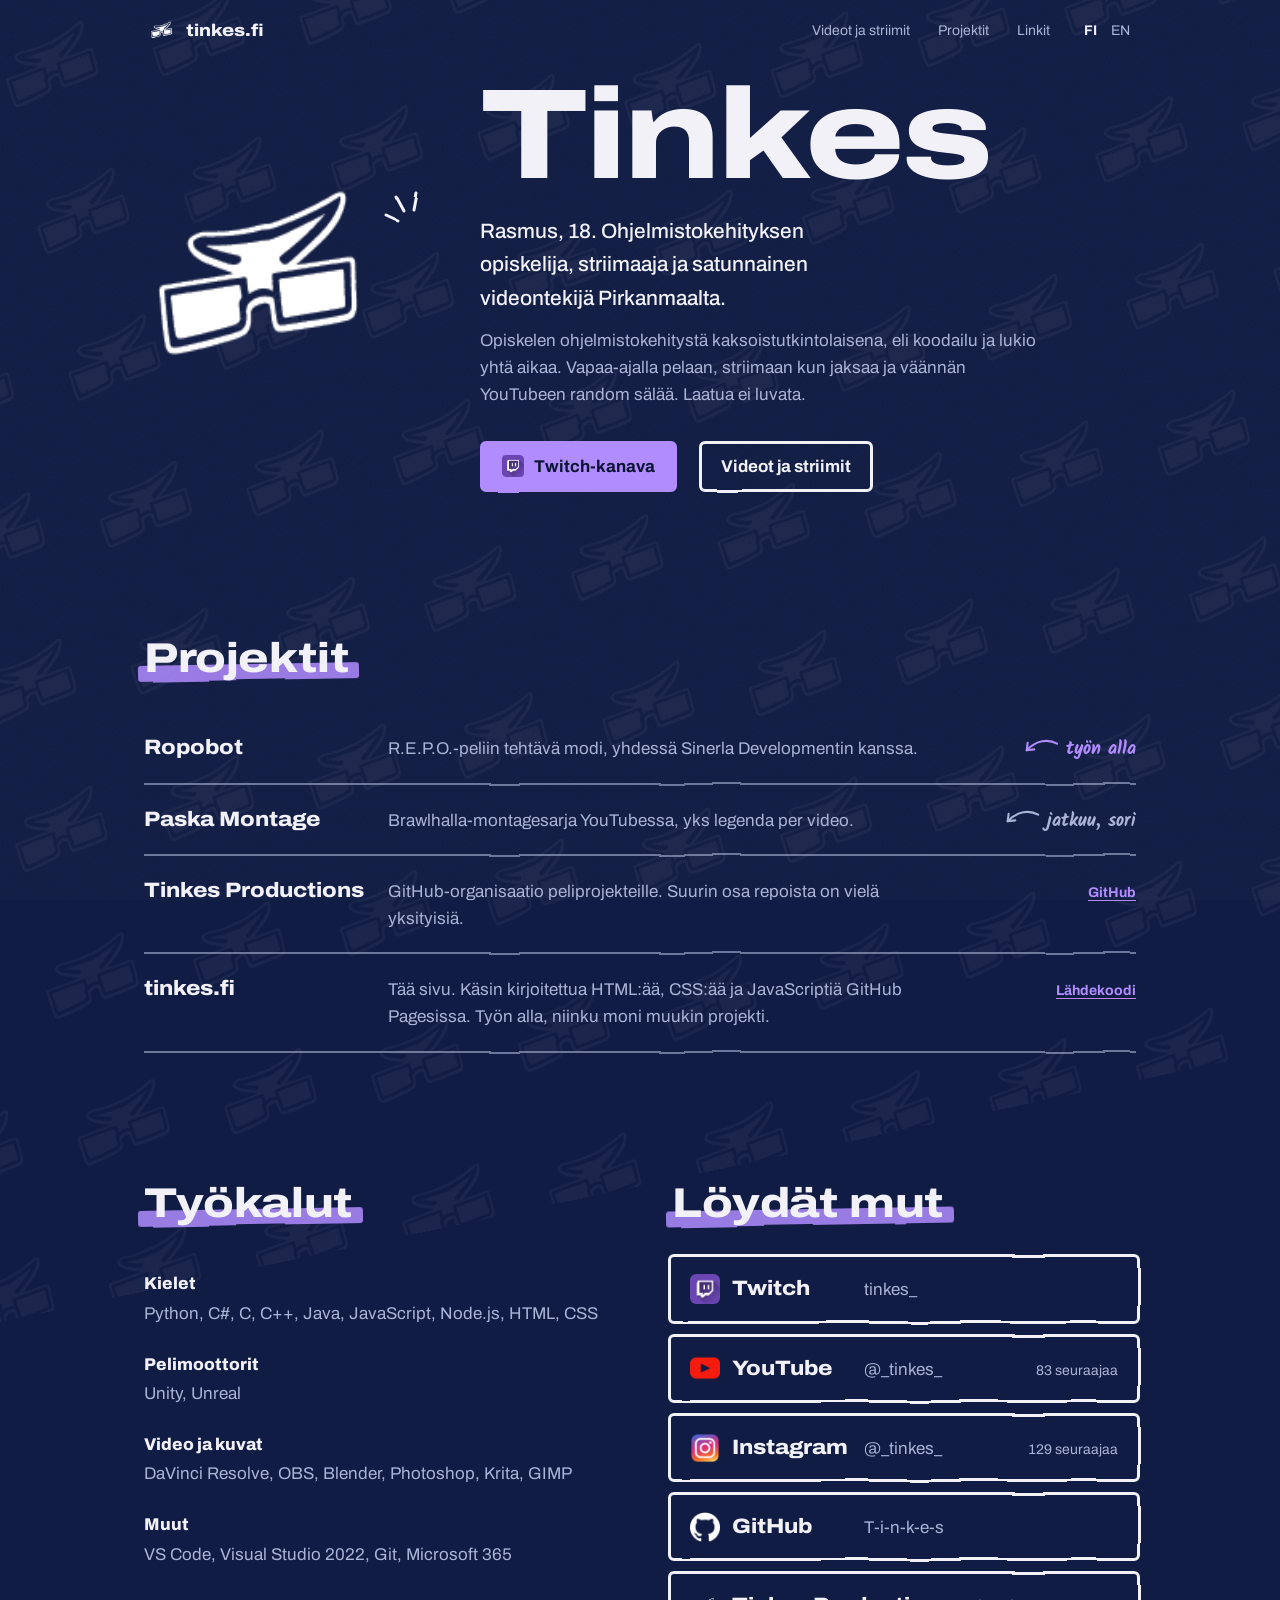
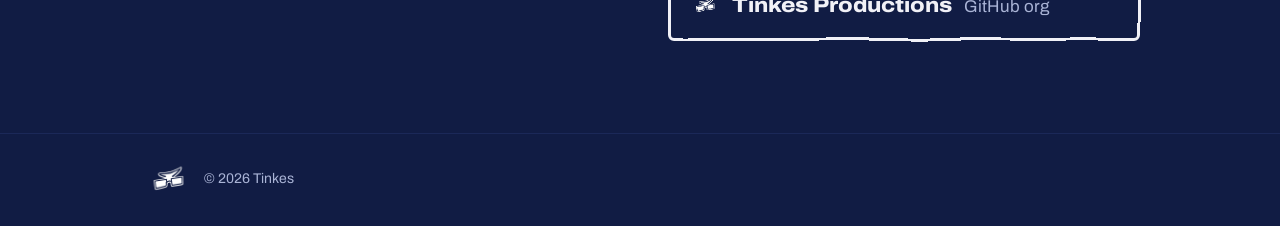
<file: index.html>
<!DOCTYPE html>
<html lang="fi">
<head>
  <meta charset="UTF-8">
  <meta name="viewport" content="width=device-width, initial-scale=1.0">
  <title>Tinkes</title>
  <meta name="description" content="Moro, oon Tinkes. Täältä löytyy mun videot, striimit ja projektit.">
  <link rel="icon" href="Icon.png" type="image/png">
  <link rel="preconnect" href="https://fonts.googleapis.com">
  <link rel="preconnect" href="https://fonts.gstatic.com" crossorigin>
  <link href="https://fonts.googleapis.com/css2?family=Archivo:wdth,wght@100..125,400..800&family=Kalam:wght@400;700&display=swap" rel="stylesheet">
  <link rel="stylesheet" href="style.css">
</head>
<body>

  <!-- käsin piirretty viiva -->
  <svg width="0" height="0" style="position:absolute" aria-hidden="true">
    <filter id="rough">
      <feTurbulence type="fractalNoise" baseFrequency="0.018" numOctaves="1" seed="4" result="noise"/>
      <feDisplacementMap in="SourceGraphic" in2="noise" scale="4"/>
    </filter>
  </svg>

  <div class="topbar" id="topbar">
    <nav class="topnav wrap">
      <a href="index.html" class="topnav-name"><img src="Icon.png" alt="" width="34" height="34">tinkes.fi</a>
      <div class="topnav-links">
        <a href="videot.html" data-en="Videos and streams">Videot ja striimit</a>
        <a href="#projektit" data-en="Projects">Projektit</a>
        <a href="#linkit" data-en="Links">Linkit</a>
        <a class="nav-live" id="navLive" href="https://www.twitch.tv/tinkes_" target="_blank" rel="noopener" hidden data-en="Live now">Live nyt</a>
        <span class="lang" role="group" aria-label="Kieli">
          <button type="button" data-lang="fi" aria-pressed="true">FI</button>
          <button type="button" data-lang="en" aria-pressed="false">EN</button>
        </span>
      </div>
    </nav>
  </div>

  <header class="hero">

    <div class="hero-inner wrap">
      <figure class="hero-logo-wrap">
        <img class="hero-logo" src="Icon.png" alt="Tinkes logo" width="200" height="200" onerror="this.onerror=null;this.src='https://tinkes.fi/Icon.png'">
        <span class="doodle doodle-sparks" aria-hidden="true"></span>
      </figure>
      <div class="hero-text">
        <h1>Tinkes</h1>
        <p class="hero-role" data-en="Rasmus, 18. Software development student, streamer and occasional video maker from Pirkanmaa.">Rasmus, 18. Ohjelmistokehityksen opiskelija, striimaaja ja satunnainen videontekijä Pirkanmaalta.</p>
        <p class="hero-body" data-en="I study software development as a dual-degree student, so coding and high school at the same time. In my free time I play, stream when I have the energy and put random stuff on YouTube. No quality promised.">Opiskelen ohjelmistokehitystä kaksoistutkintolaisena, eli koodailu ja lukio yhtä aikaa. Vapaa-ajalla pelaan, striimaan kun jaksaa ja väännän YouTubeen random sälää. Laatua ei luvata.</p>
        <div class="hero-actions">
          <a class="btn btn-main" href="https://www.twitch.tv/tinkes_" target="_blank" rel="noopener"><img src="Sosiaalinenmedia Icons/twitch.png" alt=""><span data-en="Twitch channel">Twitch-kanava</span></a>
          <a class="btn btn-line" href="videot.html" data-en="Videos and streams">Videot ja striimit</a>
          <span class="live-status" id="liveStatus"></span>
        </div>
      </div>
    </div>
  </header>

  <main class="wrap">

    <section id="projektit" class="block">
      <div class="block-head">
        <h2 data-en="Projects">Projektit</h2>
      </div>
      <ul class="projects">
        <li class="project">
          <h3>Ropobot</h3>
          <p data-en="A mod for R.E.P.O., made together with Sinerla Development.">R.E.P.O.-peliin tehtävä modi, yhdessä Sinerla Developmentin kanssa.</p>
          <span class="status note note-purple arrow" data-en="in progress">työn alla</span>
        </li>
        <li class="project">
          <h3>Paska Montage</h3>
          <p data-en="Brawlhalla montage series on YouTube, one legend per video.">Brawlhalla-montagesarja YouTubessa, yks legenda per video.</p>
          <span class="status note arrow" data-en="still going, sorry">jatkuu, sori</span>
        </li>
        <li class="project">
          <h3>Tinkes Productions</h3>
          <p data-en="GitHub organization for my game projects. Most repos are still private.">GitHub-organisaatio peliprojekteille. Suurin osa repoista on vielä yksityisiä.</p>
          <a class="status" href="https://github.com/Tinkes-Productions" target="_blank" rel="noopener">GitHub</a>
        </li>
        <li class="project">
          <h3>tinkes.fi</h3>
          <p data-en="This site. Hand-written HTML, CSS and JavaScript on GitHub Pages. A work in progress, like a lot of my projects.">Tää sivu. Käsin kirjoitettua HTML:ää, CSS:ää ja JavaScriptiä GitHub Pagesissa. Työn alla, niinku moni muukin projekti.</p>
          <a class="status" href="https://github.com/T-i-n-k-e-s/T-i-n-k-e-s.github.io" target="_blank" rel="noopener" data-en="Source">Lähdekoodi</a>
        </li>
      </ul>
    </section>

    <section class="block split">
      <div>
        <div class="block-head"><h2 data-en="Tools">Työkalut</h2></div>
        <dl class="skills">
          <div><dt data-en="Languages">Kielet</dt><dd>Python, C#, C, C++, Java, JavaScript, Node.js, HTML, CSS</dd></div>
          <div><dt data-en="Game engines">Pelimoottorit</dt><dd>Unity, Unreal</dd></div>
          <div><dt data-en="Video and art">Video ja kuvat</dt><dd>DaVinci Resolve, OBS, Blender, Photoshop, Krita, GIMP</dd></div>
          <div><dt data-en="Other">Muut</dt><dd>VS Code, Visual Studio 2022, Git, Microsoft 365</dd></div>
        </dl>
      </div>

      <div id="linkit">
        <div class="block-head"><h2 data-en="Find me">Löydät mut</h2></div>
        <ul class="links">
          <li><a class="sketch" href="https://www.twitch.tv/tinkes_" target="_blank" rel="noopener"><img class="link-icon" src="Sosiaalinenmedia Icons/twitch.png" alt=""><span class="link-name">Twitch</span><span class="link-handle">tinkes_</span><span class="count" data-count-source="twitch:tinkes_"></span></a></li>
          <li><a class="sketch" href="https://www.youtube.com/@_tinkes_" target="_blank" rel="noopener"><img class="link-icon" src="Sosiaalinenmedia Icons/youtube.png" alt=""><span class="link-name">YouTube</span><span class="link-handle">@_tinkes_</span><span class="count" data-count-source="static:youtube"></span></a></li>
          <li><a class="sketch" href="https://www.instagram.com/_tinkes_/" target="_blank" rel="noopener"><img class="link-icon" src="Sosiaalinenmedia Icons/instagram.png" alt=""><span class="link-name">Instagram</span><span class="link-handle">@_tinkes_</span><span class="count" data-count-source="static:instagram"></span></a></li>
          <li><a class="sketch" href="https://github.com/T-i-n-k-e-s" target="_blank" rel="noopener"><img class="link-icon icon-invert" src="Sosiaalinenmedia Icons/github.png" alt=""><span class="link-name">GitHub</span><span class="link-handle">T-i-n-k-e-s</span><span class="count" data-count-source="github:T-i-n-k-e-s"></span></a></li>
          <li><a class="sketch" href="https://github.com/Tinkes-Productions" target="_blank" rel="noopener"><img class="link-icon" src="Sosiaalinenmedia Icons/tinkes-productions.png" alt=""><span class="link-name">Tinkes Productions</span><span class="link-handle">GitHub org</span></a></li>
        </ul>
      </div>
    </section>

  </main>

  <footer class="footer">
    <div class="wrap footer-inner">
      <img src="Icon.png" alt="" width="48" height="48" onerror="this.onerror=null;this.src='https://tinkes.fi/Icon.png'">
      <span>&copy; <span id="year"></span> Tinkes</span>
    </div>
  </footer>

  <script src="script.js"></script>
</body>
</html>
</file>
<file: style.css>
:root {
  --bg: #111c44;
  --bg-2: #1b2858;
  --text: #f1f1f7;
  --muted: #aab4d6;
  --line: #f1f1f7;
  --purple: #b18cff;
  --ink: #0c1433;

  --font: "Archivo", system-ui, sans-serif;
  --hand: "Kalam", "Comic Sans MS", cursive;
  --step--1: 0.875rem;
  --step-0: 1.0625rem;
  --step-1: 1.3rem;
  --step-2: 1.9rem;
  --step-3: 2.6rem;
}

* { box-sizing: border-box; }

html { scroll-behavior: smooth; }

body {
  margin: 0;
  background: var(--bg);
  color: var(--text);
  font-family: var(--font);
  font-size: var(--step-0);
  line-height: 1.6;
  -webkit-font-smoothing: antialiased;
}

/* taustalla logoja ja vähän rakeisuutta */
body::before {
  content: "";
  position: fixed;
  inset: -30%;
  background: url("Icon.png") repeat;
  background-size: 150px 150px;
  transform: rotate(-12deg);
  opacity: 0.045;
  pointer-events: none;
  z-index: -1;
}

body::after {
  content: "";
  position: fixed;
  inset: 0;
  background-image: url("data:image/svg+xml,%3Csvg xmlns='http://www.w3.org/2000/svg' width='220' height='220'%3E%3Cfilter id='n'%3E%3CfeTurbulence type='fractalNoise' baseFrequency='0.9' numOctaves='2' stitchTiles='stitch'/%3E%3CfeColorMatrix values='0 0 0 0 1 0 0 0 0 1 0 0 0 0 1 0 0 0 0.5 0'/%3E%3C/filter%3E%3Crect width='100%25' height='100%25' filter='url(%23n)'/%3E%3C/svg%3E");
  opacity: 0.06;
  pointer-events: none;
  z-index: -1;
}

img { display: block; max-width: 100%; }
a { color: var(--purple); text-underline-offset: 3px; }

.wrap {
  max-width: 1040px;
  margin: 0 auto;
  padding: 0 24px;
}

h1, h2, h3 { margin: 0; line-height: 1.1; }
figure { margin: 0; }

:focus-visible { outline: 3px solid var(--purple); outline-offset: 4px; }

/* piirretty reuna, ::before ettei sisältö vääristy */
.sketch { position: relative; }
.sketch::before {
  content: "";
  position: absolute;
  inset: -4px;
  border: 3px solid var(--line);
  border-radius: 6px;
  filter: url(#rough);
  pointer-events: none;
}

/* muistiinpanot */
.note {
  font-family: var(--hand);
  font-weight: 700;
  font-size: 1.15rem;
  color: var(--muted);
  line-height: 1.2;
}
.note-purple { color: var(--purple); }


/* tarttuva yläpalkki */
.topbar {
  position: sticky;
  top: 0;
  z-index: 50;
  transition: background-color 0.2s;
}
.topbar.scrolled { background: var(--bg); }
.topbar.scrolled::after {
  content: "";
  position: absolute;
  left: 0;
  right: 0;
  bottom: 0;
  border-bottom: 2px solid var(--muted);
  opacity: 0.5;
  filter: url(#rough);
}
.topbar .topnav { padding-top: 14px; padding-bottom: 14px; }
.topnav-name { display: flex; align-items: center; gap: 8px; }
.topnav-name img { width: 34px; height: 34px; }

.nav-live { color: var(--text) !important; font-weight: 700; }
.nav-live::before {
  content: "";
  display: inline-block;
  width: 9px;
  height: 9px;
  margin-right: 7px;
  border-radius: 50%;
  background: #ff5a67;
  vertical-align: 1px;
}
.nav-live[hidden] { display: none; }

/* ikonit */
.btn img { width: 22px; height: 22px; border-radius: 4px; }
.link-icon { width: 30px; height: 30px; flex-shrink: 0; align-self: center; border-radius: 6px; }
.icon-invert { filter: invert(1); }

/* piirrokset */
.note.arrow::before {
  content: "";
  display: inline-block;
  width: 40px;
  height: 20px;
  margin-right: 6px;
  vertical-align: -2px;
  background: url("data:image/svg+xml,%3Csvg xmlns='http://www.w3.org/2000/svg' viewBox='0 0 42 20' fill='none' stroke='%23aab4d6' stroke-width='2.2' stroke-linecap='round' stroke-linejoin='round'%3E%3Cpath d='M39 7c-9-5-22-4-32 7'/%3E%3Cpath d='M7 14l1-8M7 14l8-1'/%3E%3C/svg%3E") no-repeat center / contain;
}
.note-purple.arrow::before {
  background-image: url("data:image/svg+xml,%3Csvg xmlns='http://www.w3.org/2000/svg' viewBox='0 0 42 20' fill='none' stroke='%23b18cff' stroke-width='2.2' stroke-linecap='round' stroke-linejoin='round'%3E%3Cpath d='M39 7c-9-5-22-4-32 7'/%3E%3Cpath d='M7 14l1-8M7 14l8-1'/%3E%3C/svg%3E");
}

.hero-logo-wrap { position: relative; }
.doodle-sparks {
  position: absolute;
  top: 44px;
  right: 40px;
  width: 44px;
  height: 44px;
  background: url("data:image/svg+xml,%3Csvg xmlns='http://www.w3.org/2000/svg' viewBox='0 0 44 44' fill='none' stroke='%23f1f1f7' stroke-width='3' stroke-linecap='round'%3E%3Cpath d='M6 26l11 5'/%3E%3Cpath d='M16 8l7 13'/%3E%3Cpath d='M36 4l-3 16'/%3E%3C/svg%3E") no-repeat center / contain;
  filter: url(#rough);
}

/* hover */
.btn::before,
.sketch::before,
.hero-logo {
  transition: transform 0.2s ease, background-color 0.15s, border-color 0.15s;
}
.btn:hover::before { transform: rotate(-1.5deg) scale(1.03); }
.links a:hover::before { transform: rotate(0.6deg); }
.video:hover .thumb { transform: rotate(-0.8deg) scale(1.01); }
.hero-logo-wrap:hover .hero-logo { transform: rotate(-4deg); }

@media (prefers-reduced-motion: reduce) {
  .btn::before, .sketch::before, .hero-logo, .topbar, .video .thumb { transition: none; }
  .btn:hover::before, .links a:hover::before, .video:hover .thumb, .hero-logo-wrap:hover .hero-logo { transform: none; }
}

/* yläosa */
.topnav {
  display: flex;
  justify-content: space-between;
  align-items: center;
  padding-top: 22px;
  padding-bottom: 22px;
}
.topnav a { color: var(--text); text-decoration: none; }
.topnav-name { font-weight: 800; font-stretch: 115%; }

.topnav-links { display: flex; align-items: center; gap: 28px; font-size: var(--step--1); }
.topnav-links > a { color: var(--muted); }
.topnav-links > a:hover { color: var(--text); text-decoration: underline; }

.lang { display: flex; gap: 2px; }
.lang button {
  background: none;
  border: 0;
  padding: 4px 6px;
  font: inherit;
  color: var(--muted);
  cursor: pointer;
}
.lang button[aria-pressed="true"] { color: var(--text); font-weight: 700; }

.hero-inner {
  display: grid;
  grid-template-columns: 320px 1fr;
  align-items: center;
  gap: 16px;
  padding-top: 16px;
  padding-bottom: 80px;
}

.hero-logo-wrap { position: relative; }
.hero-logo { width: 340px; height: 340px; margin: -30px 0 -30px -50px; }
.hero-logo-wrap .note {
  position: absolute;
  right: 18px;
  bottom: 22px;
  transform: rotate(-8deg);
}

.hero h1 {
  font-size: clamp(3.8rem, 11vw, 8rem);
  font-weight: 800;
  font-stretch: 125%;
  letter-spacing: -0.02em;
  line-height: 0.9;
  margin-bottom: 22px;
}

.hero-role {
  margin: 0 0 12px;
  font-size: var(--step-1);
  font-weight: 500;
  max-width: 34ch;
}

.hero-body { margin: 0; color: var(--muted); max-width: 56ch; }

.hero-actions {
  display: flex;
  flex-wrap: wrap;
  align-items: center;
  gap: 16px 22px;
  margin-top: 32px;
}

.btn {
  position: relative;
  display: inline-flex;
  align-items: center;
  gap: 10px;
  padding: 12px 22px;
  font-weight: 700;
  text-decoration: none;
  color: var(--text);
  isolation: isolate;
}
.btn::before {
  content: "";
  position: absolute;
  inset: 0;
  border: 3px solid var(--line);
  border-radius: 6px;
  filter: url(#rough);
  transition: background-color 0.15s;
}
.btn-main { color: var(--ink); }
.btn-main::before { background: var(--purple); border-color: var(--purple); z-index: -1; }
.btn-main:hover::before { background: #c8adff; }
.btn-line:hover::before { background: var(--bg-2); }
.btn-line::before { z-index: -1; }

.live-status { font-size: var(--step--1); color: var(--muted); }
.live-status.is-live { color: var(--text); font-weight: 700; }
.live-status.is-live::before {
  content: "";
  display: inline-block;
  width: 10px;
  height: 10px;
  margin-right: 8px;
  border-radius: 50%;
  background: #ff5a67;
  vertical-align: 1px;
}

/* osiot */
main { position: relative; }

.block { padding: 64px 0; }

.block-head {
  display: flex;
  justify-content: space-between;
  align-items: baseline;
  gap: 16px;
  margin-bottom: 32px;
}

/* otsikon tussi */
.block-head h2 {
  position: relative;
  display: inline-block;
  font-size: var(--step-3);
  font-weight: 800;
  font-stretch: 118%;
  letter-spacing: -0.01em;
  z-index: 0;
}
.block-head h2::after {
  content: "";
  position: absolute;
  left: -6px;
  right: -10px;
  bottom: 2px;
  height: 0.38em;
  background: var(--purple);
  opacity: 0.85;
  border-radius: 3px;
  transform: rotate(-1deg);
  filter: url(#rough);
  z-index: -1;
}
.block-head h2 { color: var(--text); }

.block-head a { font-weight: 700; white-space: nowrap; }

/* videot */
.videos {
  display: grid;
  grid-template-columns: 1.6fr 1fr;
  gap: 32px;
}

.video { color: var(--text); text-decoration: none; }
.video .thumb { display: block; transition: transform 0.2s ease; }
/* videoiden reuna ohuempi ja himmeempi */
.thumb.sketch::before {
  inset: -3px;
  border-width: 2px;
  border-color: rgba(241, 241, 247, 0.4);
}
.video img {
  width: 100%;
  aspect-ratio: 16 / 9;
  object-fit: cover;
  background: var(--bg-2);
  border-radius: 4px;
}
.video:hover .video-title { color: var(--purple); }
.video:hover .thumb::before { border-color: var(--purple); }

.video-title { display: block; margin-top: 14px; font-weight: 700; line-height: 1.35; }
.video-date { display: block; margin-top: 2px; font-size: var(--step--1); color: var(--muted); }

.video-featured .video-title { font-size: var(--step-1); margin-top: 18px; }

.video-side { display: flex; flex-direction: column; gap: 26px; }

.video-small {
  display: grid;
  grid-template-columns: 160px 1fr;
  gap: 18px;
  align-items: start;
}
.video-small .video-title { margin-top: 0; font-size: 0.95rem; }

/* projektit */
.projects { list-style: none; margin: 0; padding: 0; }

.project {
  position: relative;
  display: grid;
  grid-template-columns: 220px 1fr 140px;
  gap: 24px;
  align-items: baseline;
  padding: 22px 0;
}
/* viiva väliin */
.project::after {
  content: "";
  position: absolute;
  left: 0;
  right: 0;
  bottom: 0;
  border-bottom: 2px solid var(--muted);
  opacity: 0.6;
  filter: url(#rough);
}

.project h3 { font-size: var(--step-1); font-weight: 800; font-stretch: 112%; }
.project p { margin: 0; color: var(--muted); max-width: 54ch; }

.status { font-size: var(--step--1); font-weight: 700; white-space: nowrap; text-align: right; }
.status.note { font-size: 1.15rem; }
a.status { color: var(--purple); }

/* työkalut + linkit */
.split {
  display: grid;
  grid-template-columns: 1fr 1fr;
  gap: 64px;
}

.skills { margin: 0; }
.skills div { padding: 12px 0; }
.skills dt { font-weight: 800; margin-bottom: 2px; }
.skills dd { margin: 0; color: var(--muted); }

.links { list-style: none; margin: 0; padding: 0; display: grid; gap: 18px; }
.links a {
  display: flex;
  align-items: baseline;
  gap: 12px;
  padding: 14px 18px;
  color: var(--text);
  text-decoration: none;
}
.links a::before { transition: border-color 0.15s; }
.links a:hover::before { border-color: var(--purple); }
.links a:hover .link-name { color: var(--purple); }

.link-name { font-weight: 800; font-size: var(--step-1); font-stretch: 112%; min-width: 120px; }
.link-handle { color: var(--muted); }
.count { margin-left: auto; font-size: var(--step--1); color: var(--muted); font-variant-numeric: tabular-nums; white-space: nowrap; }

/* footer */
.footer {
  margin-top: 32px;
  border-top: 1px solid var(--bg-2);
  color: var(--muted);
  font-size: var(--step--1);
}
.footer-inner {
  display: flex;
  align-items: center;
  gap: 12px;
  padding-top: 22px;
  padding-bottom: 22px;
}

@media (max-width: 860px) {
  .hero-inner { grid-template-columns: 1fr; gap: 0; padding-bottom: 64px; }
  .hero-logo { width: 200px; height: 200px; margin: -24px 0 -12px -30px; }
  .hero-logo-wrap { width: 200px; }
  .doodle-sparks { top: 4px; right: -26px; width: 32px; height: 32px; }
  .videos { grid-template-columns: 1fr; }
  .project { grid-template-columns: 1fr auto; gap: 4px 16px; }
  .project p { grid-column: 1 / -1; grid-row: 2; }
  .split { grid-template-columns: 1fr; gap: 48px; }
}

@media (max-width: 560px) {
  .wrap { padding: 0 16px; }
  .topnav-links > a:not(.nav-live) { display: none; }
  .block { padding: 48px 0; }
  .block-head h2 { font-size: var(--step-2); }
  .video-small { grid-template-columns: 130px 1fr; }
}

@media (prefers-reduced-motion: reduce) {
  html { scroll-behavior: auto; }
}

/* videot-sivu */
.topnav-links > a[aria-current="page"] { color: var(--text); font-weight: 700; }

.page-head {
  display: flex;
  align-items: center;
  gap: 20px;
  padding-top: 8px;
  padding-bottom: 24px;
}
.page-head > img { width: 150px; height: 150px; margin: -20px -10px -20px -30px; flex-shrink: 0; }
.page-head h1 {
  font-size: clamp(2.4rem, 6vw, 4.2rem);
  font-weight: 800;
  font-stretch: 122%;
  letter-spacing: -0.02em;
  line-height: 0.95;
}
.page-head .hero-actions { margin-top: 20px; }

.stream {
  display: grid;
  grid-template-columns: 1fr 340px;
  gap: 24px;
}
.stream-player { aspect-ratio: 16 / 9; }
.stream-chat { min-height: 100%; }
.stream-player, .stream-chat { background: var(--bg-2); border-radius: 6px; }
.stream iframe { display: block; width: 100%; height: 100%; border: 0; border-radius: 6px; }

.stream-fallback {
  display: flex;
  align-items: center;
  justify-content: center;
  height: 100%;
  font-weight: 700;
}

.video-grid {
  display: grid;
  grid-template-columns: repeat(3, 1fr);
  gap: 32px 24px;
}
.video-card .video-title { font-size: 0.98rem; }

.player {
  width: min(1100px, 94vw);
  padding: 0;
  border: 0;
  background: transparent;
  color: var(--text);
}
.player::backdrop { background: rgba(6, 11, 30, 0.88); }
.player-inner { position: relative; }
.player-close {
  display: block;
  margin: 0 0 12px auto;
  background: none;
  border: 0;
  color: var(--text);
  font: inherit;
  font-weight: 700;
  cursor: pointer;
}
.player-close:hover { color: var(--purple); }
.player-frame { aspect-ratio: 16 / 9; background: #000; border-radius: 6px; overflow: hidden; }
.player-frame iframe { width: 100%; height: 100%; border: 0; }

@media (max-width: 860px) {
  .stream { grid-template-columns: 1fr; }
  .stream-chat { height: 420px; }
  .video-grid { grid-template-columns: repeat(2, 1fr); }
}

@media (max-width: 560px) {
  .page-head > img { width: 100px; height: 100px; margin: -14px -8px -14px -20px; }
  .video-grid { grid-template-columns: 1fr; }
}
</file>
